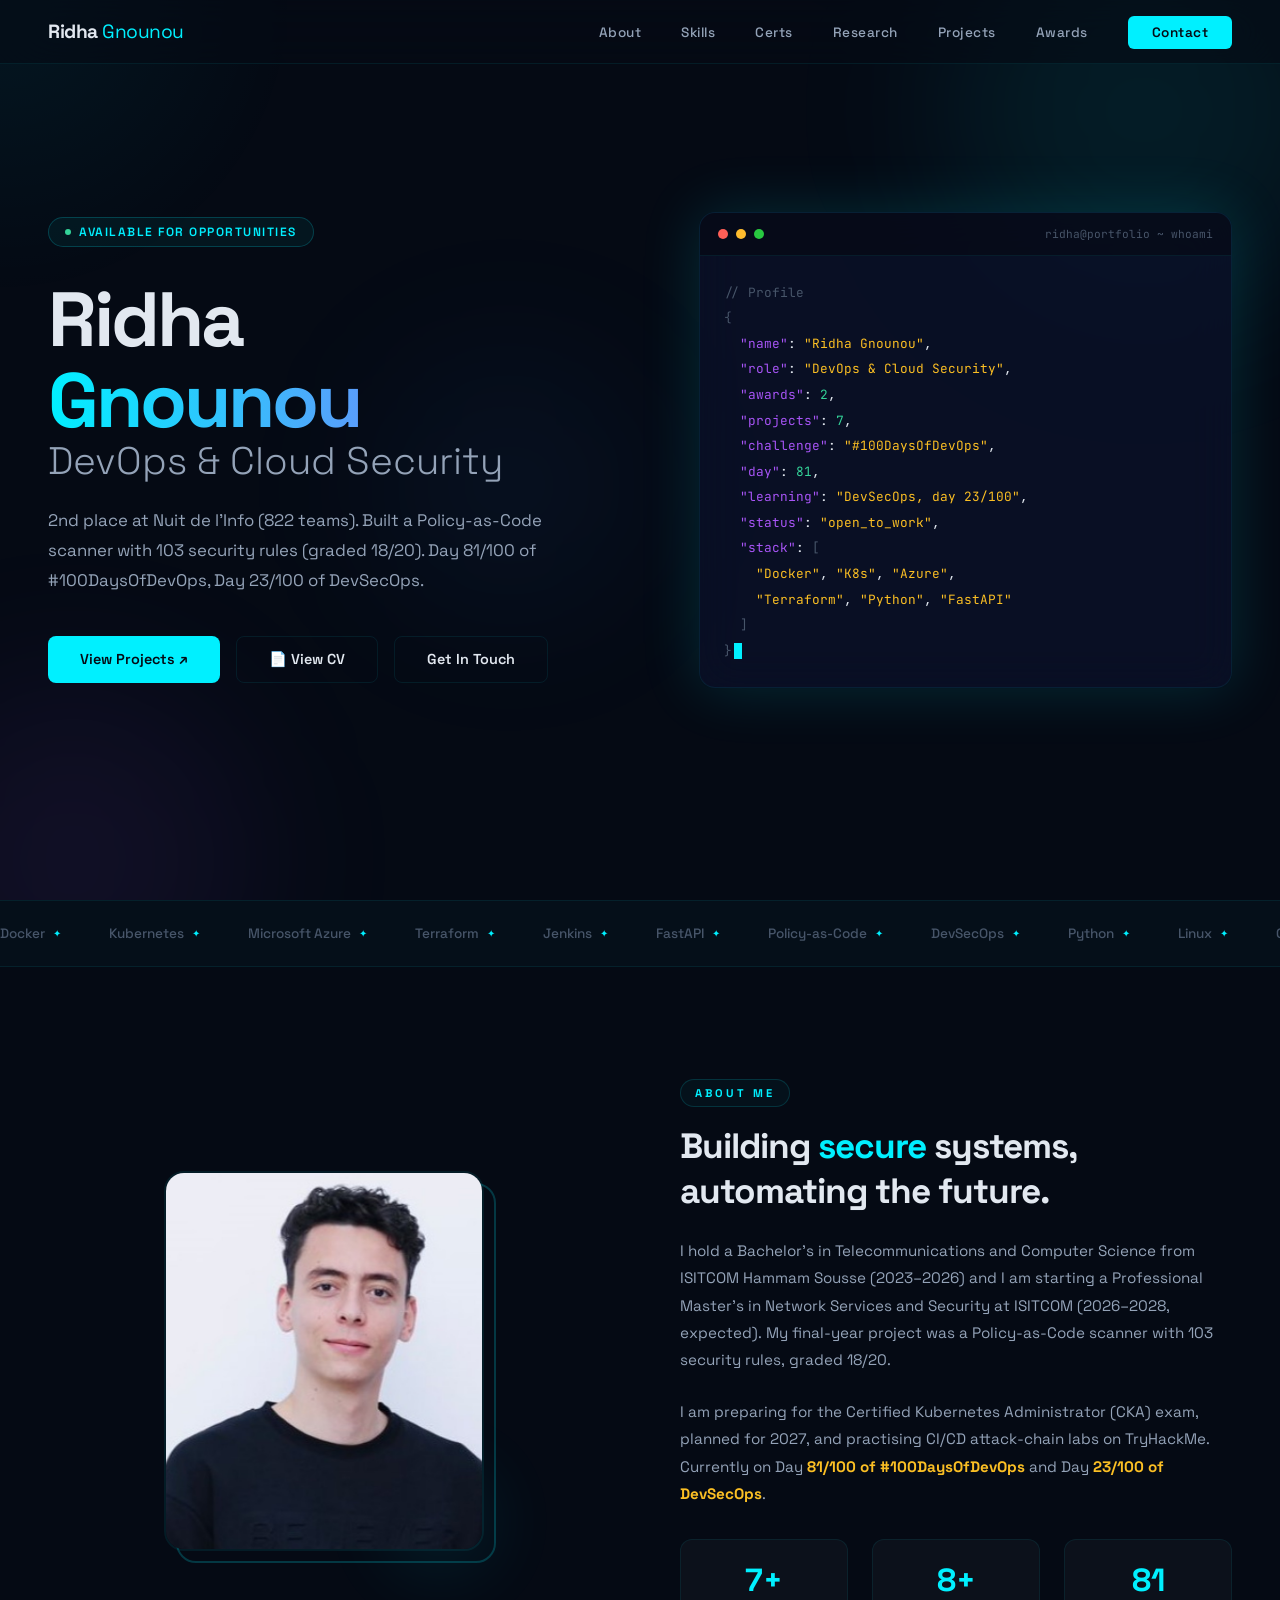
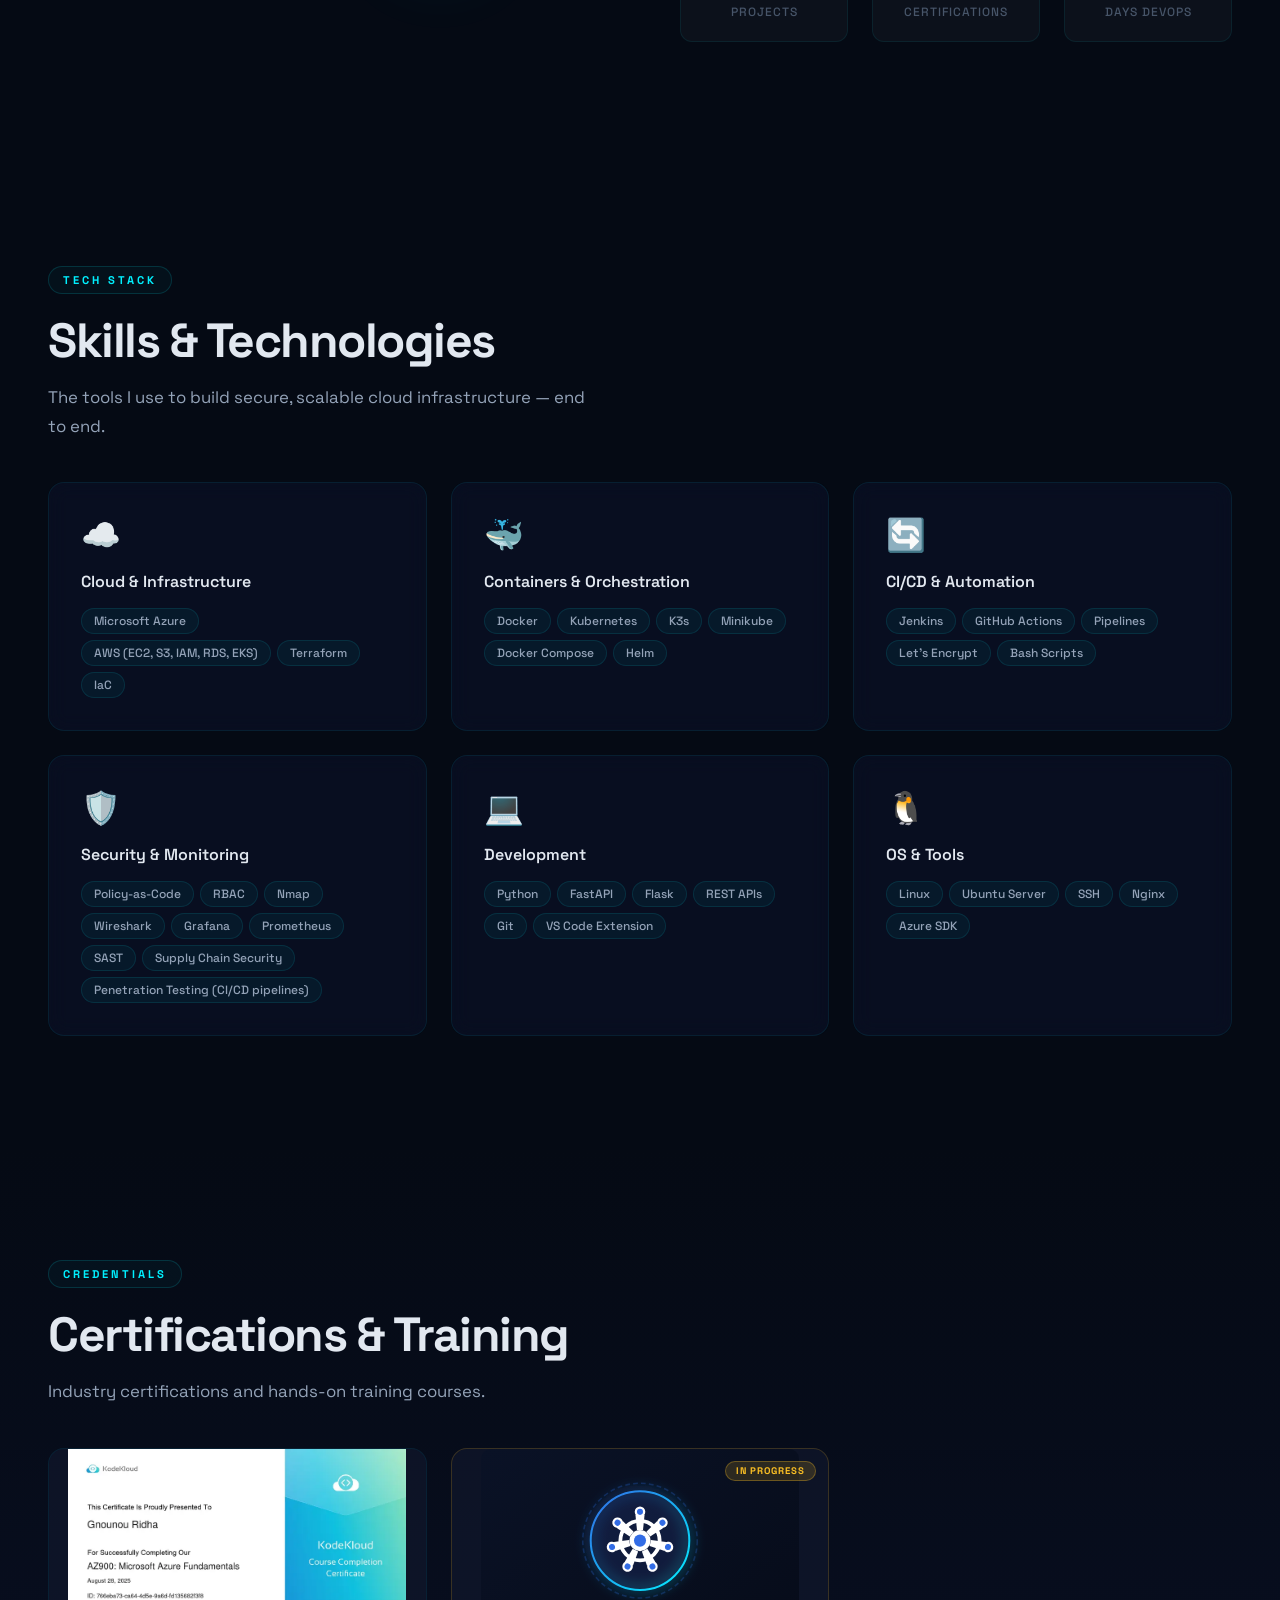
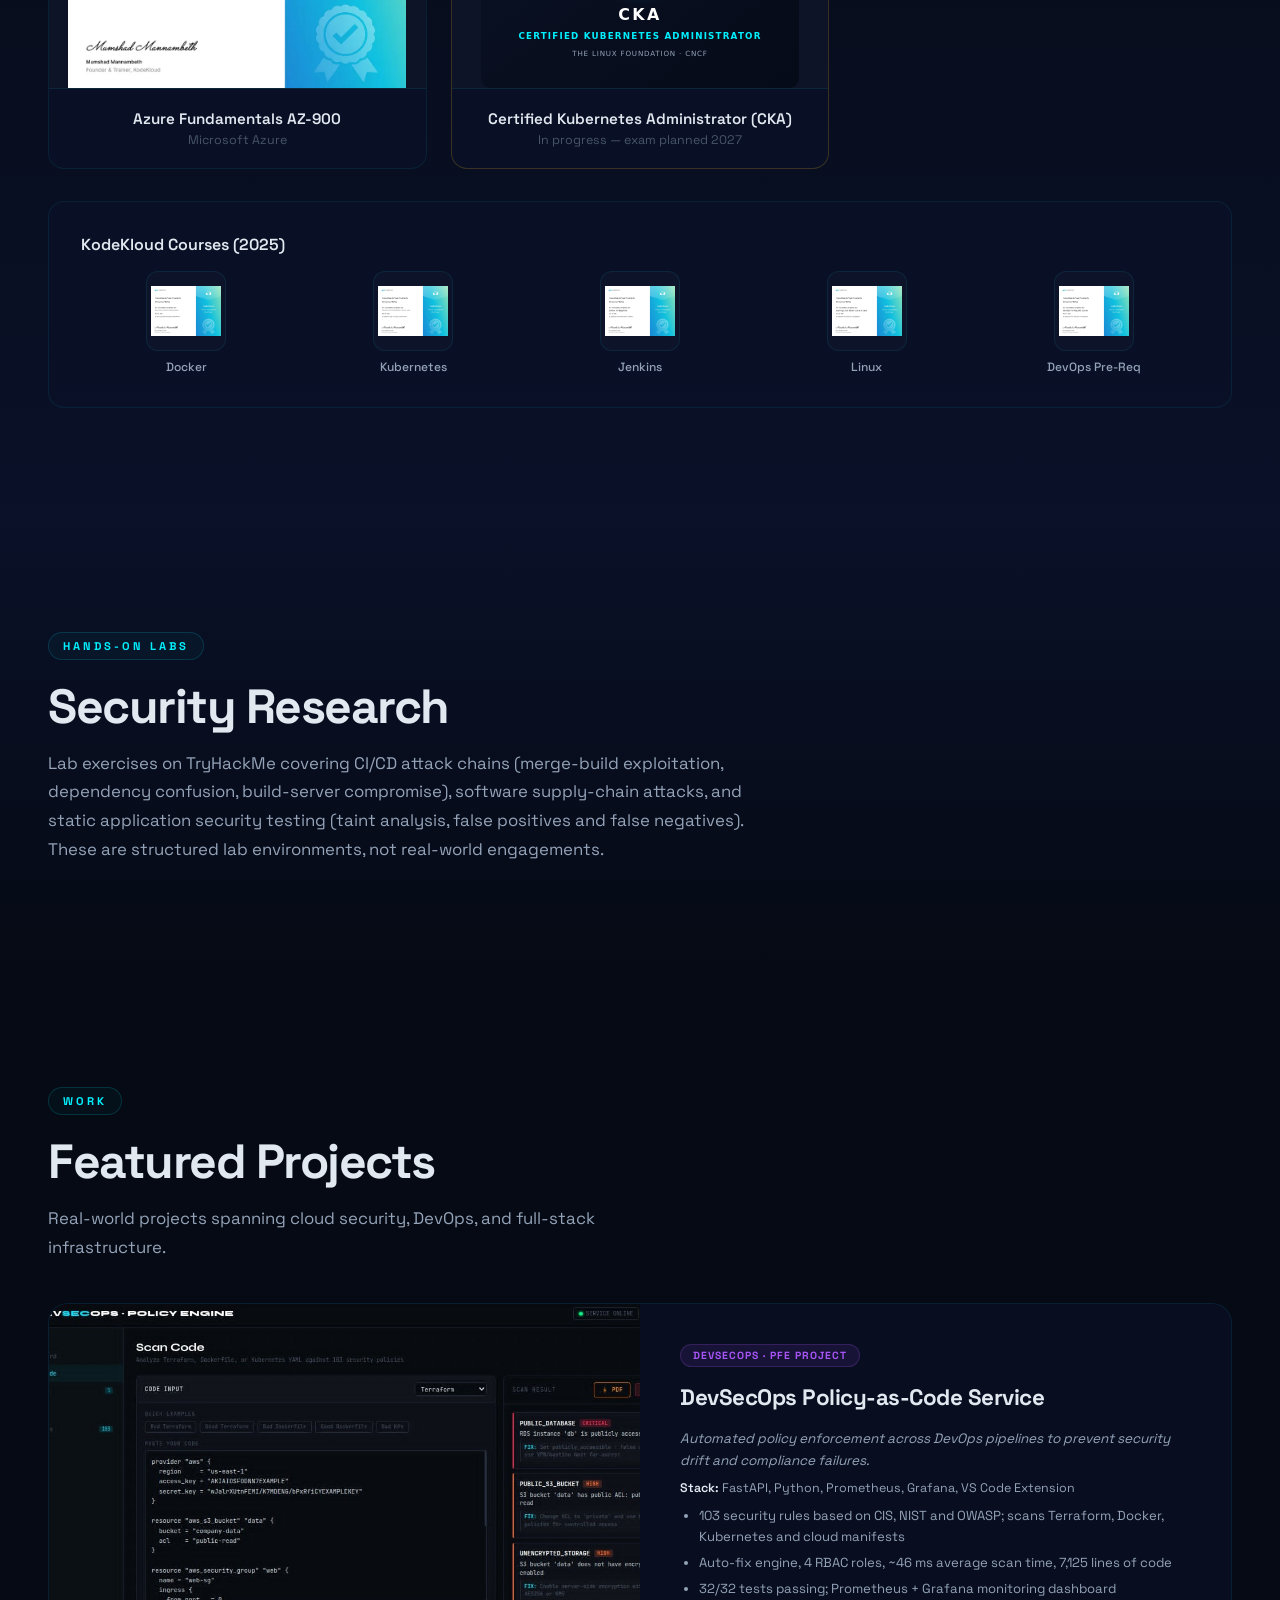
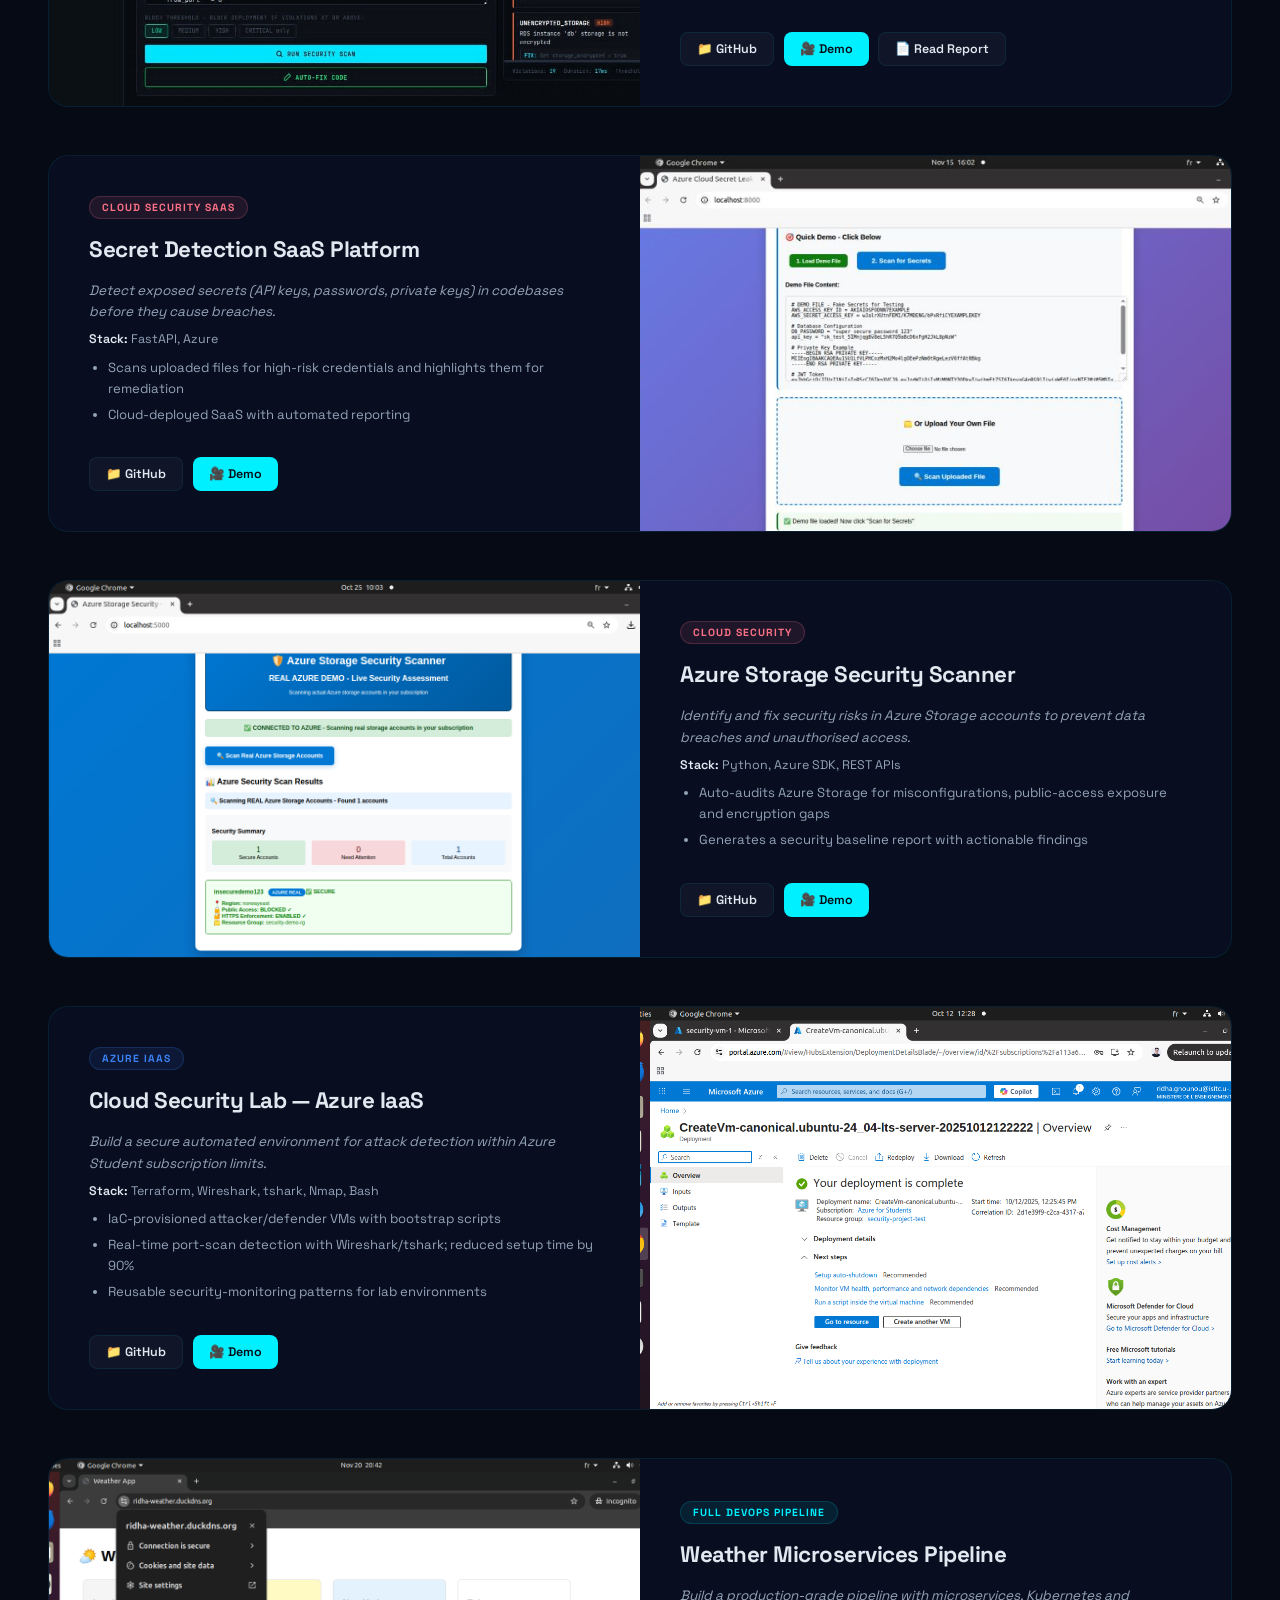
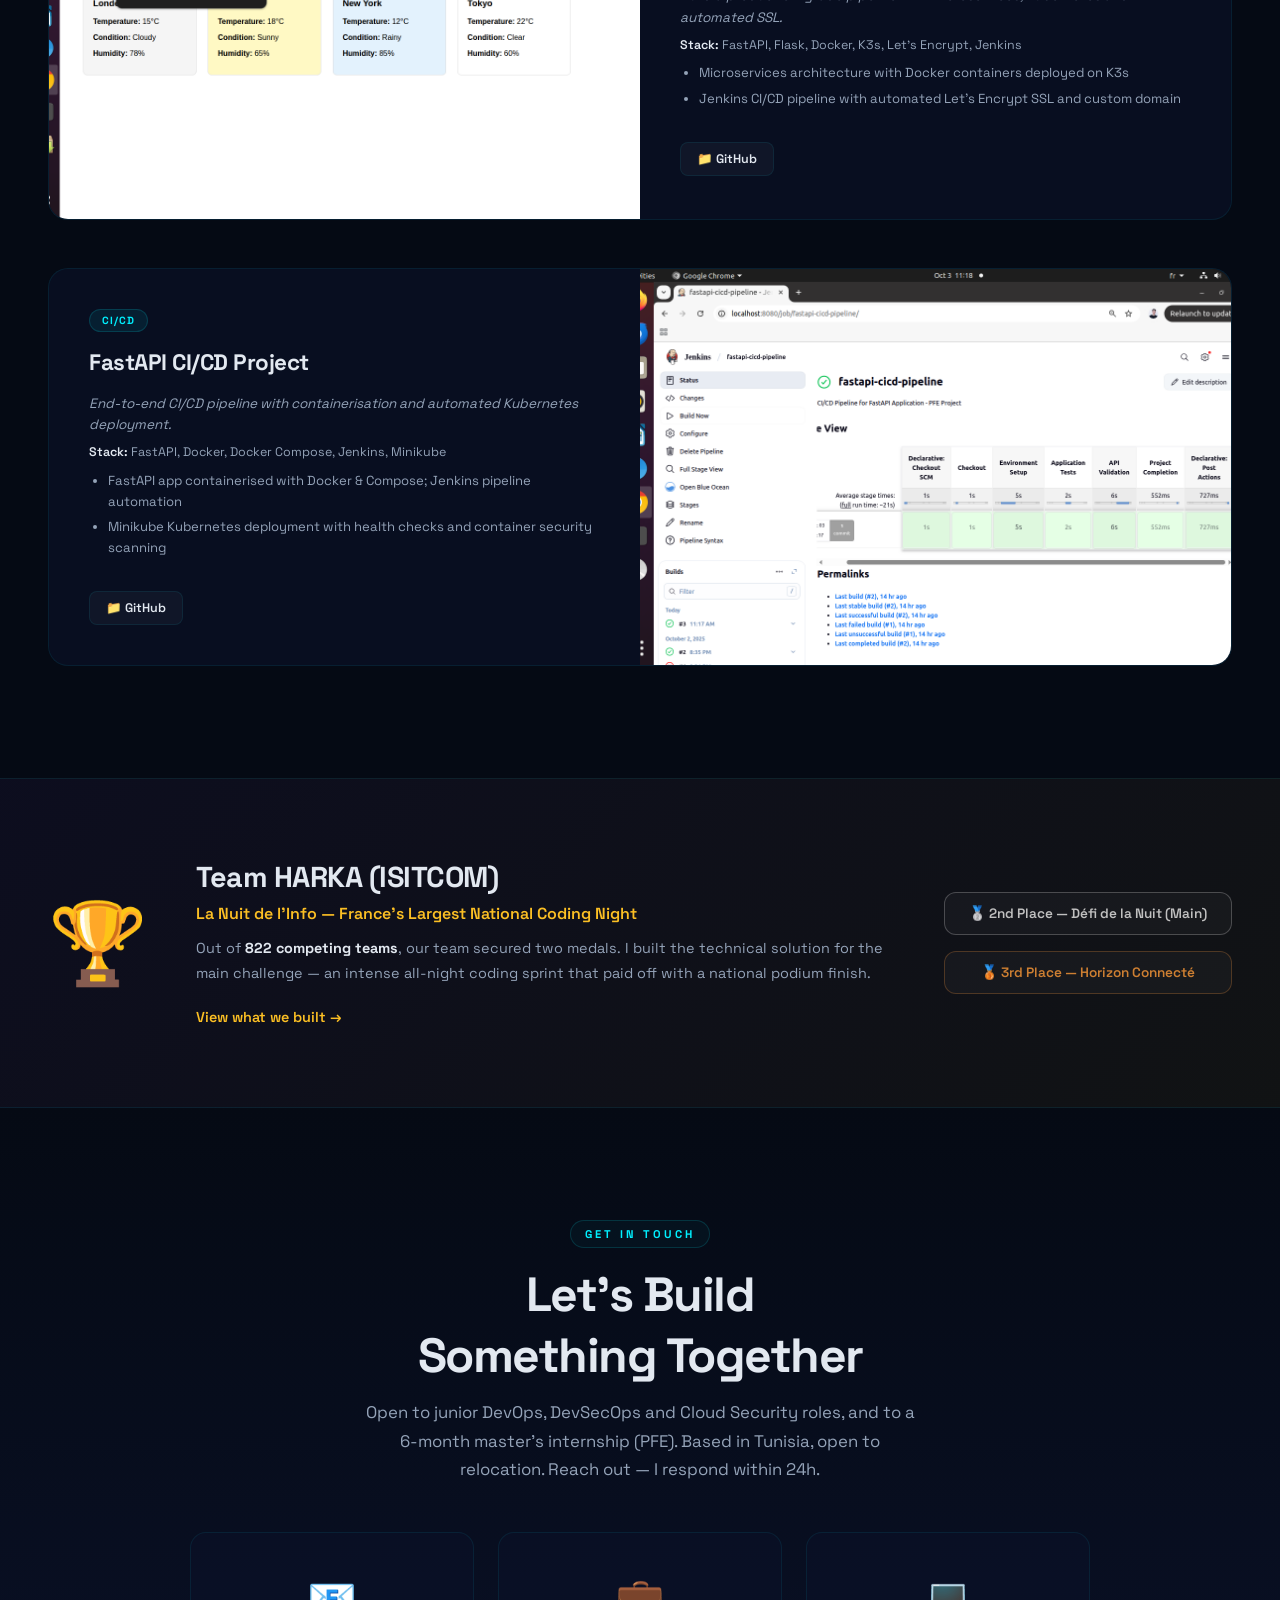
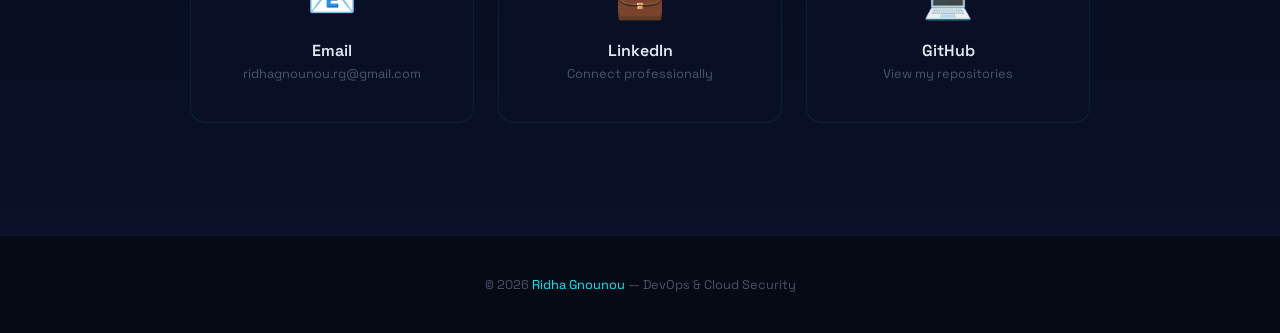
<file: index.html>
<!DOCTYPE html>
<html lang="en">
<head>
<meta charset="UTF-8">
<meta name="viewport" content="width=device-width, initial-scale=1.0">
<meta name="description" content="Ridha Gnounou — Junior DevOps, DevSecOps and Cloud Security. Bachelor's in Telecom & IT from ISITCOM. Built a Policy-as-Code scanner (103 rules, graded 18/20). Preparing CKA.">
<title>Ridha Gnounou | Junior DevOps, DevSecOps & Cloud Security</title>
<!-- Open Graph -->
<meta property="og:title" content="Ridha Gnounou | Junior DevOps, DevSecOps & Cloud Security">
<meta property="og:description" content="Bachelor's in Telecom & IT from ISITCOM. Built a Policy-as-Code scanner (103 rules, graded 18/20). 2nd place at Nuit de l'Info out of 822 teams. Preparing CKA.">
<meta property="og:type" content="website">
<meta property="og:url" content="https://ridha-gn.github.io/portfolio/">
<!-- TODO(Ridha): Add og:image. Use an absolute URL to a hosted image, e.g. https://ridha-gn.github.io/portfolio/images/hero-bg.png or a dedicated OG image (1200x630). -->
<link rel="stylesheet" href="style.css">
<link rel="icon" href="data:image/svg+xml,<svg xmlns='http://www.w3.org/2000/svg' viewBox='0 0 100 100'><text y='.9em' font-size='90'>⚡</text></svg>">
</head>
<body>
<div class="cursor-glow" id="cursorGlow"></div>

<nav class="nav" id="nav">
  <a href="#" class="nav-logo">Ridha <span>Gnounou</span></a>
  <ul class="nav-links" id="navLinks">
    <li><a href="#about">About</a></li>
    <li><a href="#skills">Skills</a></li>
    <li><a href="#certifications">Certs</a></li>
    <li><a href="#security-research">Research</a></li>
    <li><a href="#projects">Projects</a></li>
    <li><a href="#achievement">Awards</a></li>
    <li><a href="#contact" class="cta">Contact</a></li>
  </ul>
  <button class="hamburger" id="hamburger" aria-label="Menu"><span></span><span></span><span></span></button>
</nav>

<section class="hero" id="hero">
  <div class="orb orb1"></div><div class="orb orb2"></div><div class="orb orb3"></div>
  <div class="hero-grid">
    <div class="hero-left">
      <div class="hero-tag"><div class="dot"></div>Available for opportunities</div>
      <h1>Ridha<br><span class="line2">Gnounou</span><span class="line3">DevOps & Cloud Security</span></h1>
      <p class="hero-desc">2nd place at Nuit de l'Info (822 teams). Built a Policy-as-Code scanner with 103 security rules (graded 18/20). Day 81/100 of #100DaysOfDevOps, Day 23/100 of DevSecOps.</p>
      <div class="hero-btns">
        <a href="#projects" class="btn btn-glow">View Projects ↗</a>
        <!-- TODO(Ridha): Add /assets/cv/Ridha_Gnounou_CV.pdf to the repo and switch to a relative path. -->
        <a href="https://drive.google.com/file/d/1fBIST4OkYgDHizTMlU8lQN5TBCo4IRC8/view?usp=sharing" target="_blank" class="btn btn-outline">📄 View CV</a>
        <a href="#contact" class="btn btn-outline">Get In Touch</a>
      </div>
    </div>
    <div class="hero-right">
      <div class="terminal">
        <div class="terminal-bar">
          <div class="terminal-dot r"></div><div class="terminal-dot y"></div><div class="terminal-dot g"></div>
          <span class="terminal-title">ridha@portfolio ~ whoami</span>
        </div>
        <div class="terminal-body">
          <div><span class="comment">// Profile</span></div>
          <div><span class="bracket">{</span></div>
          <div>&nbsp;&nbsp;<span class="key">"name"</span>: <span class="str">"Ridha Gnounou"</span>,</div>
          <div>&nbsp;&nbsp;<span class="key">"role"</span>: <span class="str">"DevOps & Cloud Security"</span>,</div>
          <div>&nbsp;&nbsp;<span class="key">"awards"</span>: <span class="val">2</span>,</div>
          <div>&nbsp;&nbsp;<span class="key">"projects"</span>: <span class="val">7</span>,</div>
          <div>&nbsp;&nbsp;<span class="key">"challenge"</span>: <span class="str">"#100DaysOfDevOps"</span>,</div>
          <div>&nbsp;&nbsp;<span class="key">"day"</span>: <span class="val">81</span>,</div>
          <div>&nbsp;&nbsp;<span class="key">"learning"</span>: <span class="str">"DevSecOps, day 23/100"</span>,</div>
          <div>&nbsp;&nbsp;<span class="key">"status"</span>: <span class="str">"open_to_work"</span>,</div>
          <div>&nbsp;&nbsp;<span class="key">"stack"</span>: <span class="bracket">[</span></div>
          <div>&nbsp;&nbsp;&nbsp;&nbsp;<span class="str">"Docker"</span>, <span class="str">"K8s"</span>, <span class="str">"Azure"</span>,</div>
          <div>&nbsp;&nbsp;&nbsp;&nbsp;<span class="str">"Terraform"</span>, <span class="str">"Python"</span>, <span class="str">"FastAPI"</span></div>
          <div>&nbsp;&nbsp;<span class="bracket">]</span></div>
          <div><span class="bracket">}</span><span class="type-cursor"></span></div>
        </div>
      </div>
    </div>
  </div>
</section>

<div class="marquee-strip">
  <div class="marquee-track">
    <span class="marquee-item">Docker <span class="sep">✦</span></span><span class="marquee-item">Kubernetes <span class="sep">✦</span></span><span class="marquee-item">Microsoft Azure <span class="sep">✦</span></span><span class="marquee-item">Terraform <span class="sep">✦</span></span><span class="marquee-item">Jenkins <span class="sep">✦</span></span><span class="marquee-item">FastAPI <span class="sep">✦</span></span><span class="marquee-item">Policy-as-Code <span class="sep">✦</span></span><span class="marquee-item">DevSecOps <span class="sep">✦</span></span><span class="marquee-item">Python <span class="sep">✦</span></span><span class="marquee-item">Linux <span class="sep">✦</span></span><span class="marquee-item">CI/CD <span class="sep">✦</span></span><span class="marquee-item">#100DaysOfDevOps <span class="sep">✦</span></span>
    <span class="marquee-item">Docker <span class="sep">✦</span></span><span class="marquee-item">Kubernetes <span class="sep">✦</span></span><span class="marquee-item">Microsoft Azure <span class="sep">✦</span></span><span class="marquee-item">Terraform <span class="sep">✦</span></span><span class="marquee-item">Jenkins <span class="sep">✦</span></span><span class="marquee-item">FastAPI <span class="sep">✦</span></span><span class="marquee-item">Policy-as-Code <span class="sep">✦</span></span><span class="marquee-item">DevSecOps <span class="sep">✦</span></span><span class="marquee-item">Python <span class="sep">✦</span></span><span class="marquee-item">Linux <span class="sep">✦</span></span><span class="marquee-item">CI/CD <span class="sep">✦</span></span><span class="marquee-item">#100DaysOfDevOps <span class="sep">✦</span></span>
  </div>
</div>

<section class="section" id="about">
  <div class="container">
    <div class="about-layout">
      <div class="about-photo-wrap reveal-left">
        <img src="images/1759402792235.jpeg" alt="Ridha Gnounou" class="about-photo">
      </div>
      <div class="about-text reveal-right">
        <div class="section-tag">About Me</div>
        <h2>Building <em>secure</em> systems,<br>automating the future.</h2>
        <p>I hold a Bachelor's in Telecommunications and Computer Science from ISITCOM Hammam Sousse (2023–2026) and I am starting a Professional Master's in Network Services and Security at ISITCOM (2026–2028, expected). My final-year project was a Policy-as-Code scanner with 103 security rules, graded 18/20.</p>
        <p>I am preparing for the Certified Kubernetes Administrator (CKA) exam, planned for 2027, and practising CI/CD attack-chain labs on TryHackMe. Currently on Day <strong style="color:var(--amber)">81/100 of #100DaysOfDevOps</strong> and Day <strong style="color:var(--amber)">23/100 of DevSecOps</strong>.</p>
        <div class="about-counters">
          <div class="counter-box"><span class="num" data-count="7">7</span><span class="lbl">Projects</span></div>
          <div class="counter-box"><span class="num" data-count="8">8</span><span class="lbl">Certifications</span></div>
          <div class="counter-box"><span class="num" data-count="81">81</span><span class="lbl">Days DevOps</span></div>
        </div>
      </div>
    </div>
  </div>
</section>

<section class="section" id="skills">
  <div class="container">
    <div class="section-tag reveal">Tech Stack</div>
    <h2 class="section-title reveal">Skills & Technologies</h2>
    <p class="section-desc reveal">The tools I use to build secure, scalable cloud infrastructure — end to end.</p><br><br>
    <div class="skills-masonry">
      <div class="skill-card reveal"><span class="skill-icon">☁️</span><h3>Cloud & Infrastructure</h3><div class="skill-pills"><span class="pill">Microsoft Azure</span><span class="pill">AWS (EC2, S3, IAM, RDS, EKS)</span><span class="pill">Terraform</span><span class="pill">IaC</span></div></div>
      <div class="skill-card reveal"><span class="skill-icon">🐳</span><h3>Containers & Orchestration</h3><div class="skill-pills"><span class="pill">Docker</span><span class="pill">Kubernetes</span><span class="pill">K3s</span><span class="pill">Minikube</span><span class="pill">Docker Compose</span><span class="pill">Helm</span></div></div>
      <div class="skill-card reveal"><span class="skill-icon">🔄</span><h3>CI/CD & Automation</h3><div class="skill-pills"><span class="pill">Jenkins</span><span class="pill">GitHub Actions</span><span class="pill">Pipelines</span><span class="pill">Let's Encrypt</span><span class="pill">Bash Scripts</span></div></div>
      <div class="skill-card reveal"><span class="skill-icon">🛡️</span><h3>Security & Monitoring</h3><div class="skill-pills"><span class="pill">Policy-as-Code</span><span class="pill">RBAC</span><span class="pill">Nmap</span><span class="pill">Wireshark</span><span class="pill">Grafana</span><span class="pill">Prometheus</span><span class="pill">SAST</span><span class="pill">Supply Chain Security</span><span class="pill">Penetration Testing (CI/CD pipelines)</span></div></div>
      <div class="skill-card reveal"><span class="skill-icon">💻</span><h3>Development</h3><div class="skill-pills"><span class="pill">Python</span><span class="pill">FastAPI</span><span class="pill">Flask</span><span class="pill">REST APIs</span><span class="pill">Git</span><span class="pill">VS Code Extension</span></div></div>
      <div class="skill-card reveal"><span class="skill-icon">🐧</span><h3>OS & Tools</h3><div class="skill-pills"><span class="pill">Linux</span><span class="pill">Ubuntu Server</span><span class="pill">SSH</span><span class="pill">Nginx</span><span class="pill">Azure SDK</span></div></div>
    </div>
  </div>
</section>

<section class="section" id="certifications" style="background:linear-gradient(180deg,var(--bg),var(--bg2))">
  <div class="container">
    <div class="section-tag reveal">Credentials</div>
    <h2 class="section-title reveal">Certifications & Training</h2>
    <p class="section-desc reveal">Industry certifications and hands-on training courses.</p><br><br>
    <div class="certs-scroll">
      <div class="cert-item reveal"><img src="images/AZ900.webp" alt="AZ-900" class="cert-img" loading="eager"><div class="cert-info"><h4>Azure Fundamentals AZ-900</h4><p>Microsoft Azure</p></div></div>
      <div class="cert-item cert-in-progress reveal"><img src="images/cka.svg" alt="Certified Kubernetes Administrator (CKA)" class="cert-img" loading="eager"><div class="cert-info"><h4>Certified Kubernetes Administrator (CKA)</h4><p>In progress — exam planned 2027</p></div></div>
    </div>
    <div class="kodekloud-group reveal" style="margin-top:2rem;">
      <h3 style="font-size:1rem;font-weight:600;margin-bottom:1rem;color:var(--text);">KodeKloud Courses (2025)</h3>
      <div class="kodekloud-row">
        <div class="kodekloud-item"><img src="images/DOCK.webp" alt="Docker" class="kodekloud-img" loading="lazy"><span>Docker</span></div>
        <div class="kodekloud-item"><img src="images/KUUBEE.webp" alt="Kubernetes" class="kodekloud-img" loading="lazy"><span>Kubernetes</span></div>
        <div class="kodekloud-item"><img src="images/JENKINS.webp" alt="Jenkins" class="kodekloud-img" loading="lazy"><span>Jenkins</span></div>
        <div class="kodekloud-item"><img src="images/LUNIX.webp" alt="Linux" class="kodekloud-img" loading="lazy"><span>Linux</span></div>
        <div class="kodekloud-item"><img src="images/DEVOPS.webp" alt="DevOps" class="kodekloud-img" loading="lazy"><span>DevOps Pre-Req</span></div>
        <!-- TODO(Ridha): Add images for Git/GitHub and Python KodeKloud courses if you have them. -->
      </div>
    </div>
  </div>
</section>

<section class="section" id="security-research" style="background:linear-gradient(180deg,var(--bg2),var(--bg))">
  <div class="container">
    <div class="section-tag reveal">Hands-on Labs</div>
    <h2 class="section-title reveal">Security Research</h2>
    <p class="section-desc reveal" style="max-width:700px;">
      Lab exercises on TryHackMe covering CI/CD attack chains (merge-build exploitation, dependency confusion, build-server compromise), software supply-chain attacks, and static application security testing (taint analysis, false positives and false negatives). These are structured lab environments, not real-world engagements.
    </p>
  </div>
</section>

<section class="section" id="projects">
  <div class="container">
    <div class="section-tag reveal">Work</div>
    <h2 class="section-title reveal">Featured Projects</h2>
    <p class="section-desc reveal">Real-world projects spanning cloud security, DevOps, and full-stack infrastructure.</p><br><br>
    <div class="projects-feed">

      <div class="proj reveal">
        <div class="proj-img"><img src="images/dashboard_block.jpg" alt="DevSecOps Policy-as-Code"><div class="overlay"></div></div>
        <div class="proj-content">
          <span class="proj-badge badge-devsecops">DevSecOps · PFE Project</span>
          <h3>DevSecOps Policy-as-Code Service</h3>
          <p class="proj-problem">Automated policy enforcement across DevOps pipelines to prevent security drift and compliance failures.</p>
          <p class="proj-stack"><strong>Stack:</strong> FastAPI, Python, Prometheus, Grafana, VS Code Extension</p>
          <ul class="proj-bullets">
            <li>103 security rules based on CIS, NIST and OWASP; scans Terraform, Docker, Kubernetes and cloud manifests</li>
            <li>Auto-fix engine, 4 RBAC roles, ~46 ms average scan time, 7,125 lines of code</li>
            <li>32/32 tests passing; Prometheus + Grafana monitoring dashboard</li>
          </ul>
          <div class="proj-links"><a href="https://github.com/ridha-gn/devsecops-policy-service" target="_blank" class="proj-link gh">📁 GitHub</a><a href="https://youtu.be/fwBqOfDcpqw" target="_blank" class="proj-link live">🎥 Demo</a><a href="https://drive.google.com/file/d/1foDESusoE8_JonZbIaH2v2PpVMLBwajr/view" target="_blank" class="proj-link gh">📄 Read Report</a></div>
        </div>
      </div>

      <div class="proj reveal">
        <div class="proj-img"><img src="images/saas.jpg" alt="Cloud Security SaaS"><div class="overlay"></div></div>
        <div class="proj-content">
          <span class="proj-badge badge-security">Cloud Security SaaS</span>
          <h3>Secret Detection SaaS Platform</h3>
          <p class="proj-problem">Detect exposed secrets (API keys, passwords, private keys) in codebases before they cause breaches.</p>
          <p class="proj-stack"><strong>Stack:</strong> FastAPI, Azure</p>
          <ul class="proj-bullets">
            <li>Scans uploaded files for high-risk credentials and highlights them for remediation</li>
            <li>Cloud-deployed SaaS with automated reporting</li>
          </ul>
          <!-- TODO(Ridha): The GitHub link below is a lnkd.in shortlink that resolves to LinkedIn, not GitHub. Replace with the direct GitHub repo URL if available. -->
          <div class="proj-links"><a href="https://lnkd.in/ejQ4_uz8" target="_blank" class="proj-link gh">📁 GitHub</a><a href="https://youtu.be/4UJi7nMi3l8" target="_blank" class="proj-link live">🎥 Demo</a></div>
        </div>
      </div>

      <div class="proj reveal">
        <div class="proj-img"><img src="images/paas1.png" alt="Azure Storage Security Scanner"><div class="overlay"></div></div>
        <div class="proj-content">
          <span class="proj-badge badge-security">Cloud Security</span>
          <h3>Azure Storage Security Scanner</h3>
          <p class="proj-problem">Identify and fix security risks in Azure Storage accounts to prevent data breaches and unauthorised access.</p>
          <p class="proj-stack"><strong>Stack:</strong> Python, Azure SDK, REST APIs</p>
          <ul class="proj-bullets">
            <li>Auto-audits Azure Storage for misconfigurations, public-access exposure and encryption gaps</li>
            <li>Generates a security baseline report with actionable findings</li>
            <!-- Removed: "Reduced manual review time by 85%" (unmeasured claim) -->
          </ul>
          <div class="proj-links"><a href="https://github.com/ridha-gn/azure-storage-security-scanner" target="_blank" class="proj-link gh">📁 GitHub</a><a href="https://youtu.be/ic6CjzUQe8o" target="_blank" class="proj-link live">🎥 Demo</a></div>
        </div>
      </div>

      <div class="proj reveal">
        <div class="proj-img"><img src="images/cloud-security-lab-screenshot.png" alt="Cloud Security Lab"><div class="overlay"></div></div>
        <div class="proj-content">
          <span class="proj-badge badge-cloud">Azure IaaS</span>
          <h3>Cloud Security Lab — Azure IaaS</h3>
          <p class="proj-problem">Build a secure automated environment for attack detection within Azure Student subscription limits.</p>
          <p class="proj-stack"><strong>Stack:</strong> Terraform, Wireshark, tshark, Nmap, Bash</p>
          <ul class="proj-bullets">
            <li>IaC-provisioned attacker/defender VMs with bootstrap scripts</li>
            <li>Real-time port-scan detection with Wireshark/tshark; reduced setup time by 90%</li>
            <li>Reusable security-monitoring patterns for lab environments</li>
          </ul>
          <div class="proj-links"><a href="https://github.com/ridha-gn/cloud-security-lab" target="_blank" class="proj-link gh">📁 GitHub</a><a href="https://youtu.be/y_o1BtTfkjs" target="_blank" class="proj-link live">🎥 Demo</a></div>
        </div>
      </div>

      <div class="proj reveal">
        <div class="proj-img"><img src="images/weather-project-https.png" alt="Weather Microservices"><div class="overlay"></div></div>
        <div class="proj-content">
          <span class="proj-badge badge-devops">Full DevOps Pipeline</span>
          <h3>Weather Microservices Pipeline</h3>
          <!-- TODO(Ridha): The card says "FastAPI + Flask" but your CV says 3 FastAPI services. Which is correct? Left as-is for now. -->
          <p class="proj-problem">Build a production-grade pipeline with microservices, Kubernetes and automated SSL.</p>
          <p class="proj-stack"><strong>Stack:</strong> FastAPI, Flask, Docker, K3s, Let's Encrypt, Jenkins</p>
          <ul class="proj-bullets">
            <li>Microservices architecture with Docker containers deployed on K3s</li>
            <li>Jenkins CI/CD pipeline with automated Let's Encrypt SSL and custom domain</li>
            <!-- TODO(Ridha): The impact text claims "auto-scaling, zero-downtime deploys achieved" but also says the Azure VM was blocked. These contradict each other. Please clarify what was actually achieved before the VM was blocked. -->
          </ul>
          <div class="proj-links"><a href="https://github.com/ridha-gn/weather-microservices-project" target="_blank" class="proj-link gh">📁 GitHub</a></div>
        </div>
      </div>

      <div class="proj reveal">
        <div class="proj-img"><img src="images/fastapi-cicd-screenshot.png" alt="FastAPI CI/CD"><div class="overlay"></div></div>
        <div class="proj-content">
          <span class="proj-badge badge-devops">CI/CD</span>
          <h3>FastAPI CI/CD Project</h3>
          <p class="proj-problem">End-to-end CI/CD pipeline with containerisation and automated Kubernetes deployment.</p>
          <p class="proj-stack"><strong>Stack:</strong> FastAPI, Docker, Docker Compose, Jenkins, Minikube</p>
          <ul class="proj-bullets">
            <li>FastAPI app containerised with Docker & Compose; Jenkins pipeline automation</li>
            <li>Minikube Kubernetes deployment with health checks and container security scanning</li>
            <!-- Removed: "Reduced deployment time by 80%" (unmeasured claim) -->
          </ul>
          <div class="proj-links"><a href="https://github.com/ridha-gn/fastapi-cicd-project" target="_blank" class="proj-link gh">📁 GitHub</a></div>
        </div>
      </div>

    </div>
  </div>
</section>

<div class="achievement-banner" id="achievement">
  <div class="achievement-inner">
    <div class="achievement-medal reveal">🏆</div>
    <div class="achievement-text reveal">
      <h3>Team HARKA (ISITCOM)</h3>
      <div class="event">La Nuit de l'Info — France's Largest National Coding Night</div>
      <p>Out of <strong>822 competing teams</strong>, our team secured two medals. I built the technical solution for the main challenge — an intense all-night coding sprint that paid off with a national podium finish.</p><br>
      <a href="https://lnkd.in/d56FaHdY" target="_blank" rel="noopener" style="color:var(--amber);font-weight:600;font-size:0.9rem">View what we built →</a>
    </div>
    <div class="achievement-badges reveal">
      <div class="medal-badge silver">🥈 2nd Place — Défi de la Nuit (Main)</div>
      <div class="medal-badge bronze">🥉 3rd Place — Horizon Connecté</div>
    </div>
  </div>
</div>

<section class="section contact-section" id="contact">
  <div class="container" style="text-align:center">
    <div class="section-tag reveal" style="display:inline-flex">Get In Touch</div>
    <h2 class="section-title reveal">Let's Build<br>Something Together</h2>
    <!-- TODO(Ridha): Confirm target regions and availability dates before publishing. -->
    <p class="section-desc reveal" style="margin:0 auto">Open to junior DevOps, DevSecOps and Cloud Security roles, and to a 6-month master's internship (PFE). Based in Tunisia, open to relocation. Reach out — I respond within 24h.</p>
    <div class="contact-grid">
      <a href="mailto:ridhagnounou.rg@gmail.com" class="contact-card reveal" id="contact-email"><span class="icon">📧</span><h4>Email</h4><p>ridhagnounou.rg@gmail.com</p></a>
      <a href="https://www.linkedin.com/in/ridha-gn" target="_blank" rel="noopener" class="contact-card reveal" id="contact-linkedin"><span class="icon">💼</span><h4>LinkedIn</h4><p>Connect professionally</p></a>
      <a href="https://github.com/ridha-gn" target="_blank" rel="noopener" class="contact-card reveal" id="contact-github"><span class="icon">💻</span><h4>GitHub</h4><p>View my repositories</p></a>
    </div>
  </div>
</section>

<footer class="footer"><p>© 2026 <span>Ridha Gnounou</span> — DevOps & Cloud Security</p></footer>

<script>
const glow=document.getElementById('cursorGlow');
document.addEventListener('mousemove',e=>{glow.style.left=e.clientX+'px';glow.style.top=e.clientY+'px'});
const nav=document.getElementById('nav');
window.addEventListener('scroll',()=>nav.classList.toggle('scrolled',scrollY>60));
const hb=document.getElementById('hamburger'),nl=document.getElementById('navLinks');
hb.addEventListener('click',()=>nl.classList.toggle('active'));
nl.querySelectorAll('a').forEach(a=>a.addEventListener('click',()=>nl.classList.remove('active')));
const obs=new IntersectionObserver(entries=>{entries.forEach(e=>{if(e.isIntersecting){e.target.classList.add('show');obs.unobserve(e.target)}})},{threshold:0.1,rootMargin:'0px 0px -60px 0px'});
document.querySelectorAll('.reveal,.reveal-left,.reveal-right').forEach(el=>obs.observe(el));
const cObs=new IntersectionObserver(entries=>{entries.forEach(e=>{if(e.isIntersecting){const el=e.target,t=+el.dataset.count;let c=0;const inc=t/30,timer=setInterval(()=>{c+=inc;if(c>=t){el.textContent=t+(t>10?'':'+')}else el.textContent=Math.floor(c);if(c>=t)clearInterval(timer)},50);cObs.unobserve(el)}})},{threshold:0.5});
document.querySelectorAll('.num[data-count]').forEach(el=>cObs.observe(el));
document.querySelectorAll('.skills-masonry .skill-card,.certs-scroll .cert-item,.contact-grid .contact-card').forEach((el,i)=>{el.style.transitionDelay=(i*0.08)+'s'});
</script>
</body>
</html>
</file>
<file: style.css>
@import url('https://fonts.googleapis.com/css2?family=Space+Grotesk:wght@300;400;500;600;700&family=JetBrains+Mono:wght@400;500&display=swap');

:root {
  --bg: #050a14;
  --bg2: #0a1128;
  --surface: rgba(10, 17, 40, 0.6);
  --glass: rgba(255,255,255,0.03);
  --cyan: #00f0ff;
  --purple: #a855f7;
  --blue: #3b82f6;
  --emerald: #34d399;
  --amber: #fbbf24;
  --rose: #fb7185;
  --text: #e2e8f0;
  --text2: #94a3b8;
  --text3: #475569;
  --border: rgba(0,240,255,0.08);
  --glow: 0 0 60px rgba(0,240,255,0.15);
}
*,*::before,*::after{margin:0;padding:0;box-sizing:border-box}
html{scroll-behavior:smooth}
body{font-family:'Space Grotesk',sans-serif;background:var(--bg);color:var(--text);overflow-x:hidden;cursor:default}
::-webkit-scrollbar{width:4px}
::-webkit-scrollbar-thumb{background:var(--cyan);border-radius:2px}
::-webkit-scrollbar-track{background:var(--bg)}
a{text-decoration:none;color:inherit}
ul{list-style:none}

/* === CURSOR GLOW === */
.cursor-glow{position:fixed;width:600px;height:600px;border-radius:50%;pointer-events:none;z-index:0;
  background:radial-gradient(circle,rgba(0,240,255,0.06) 0%,transparent 70%);
  transform:translate(-50%,-50%);transition:transform 0.1s ease}

/* === NAV === */
.nav{position:fixed;top:0;left:0;right:0;z-index:100;padding:1.2rem 3rem;
  display:flex;justify-content:space-between;align-items:center;
  background:rgba(5,10,20,0.6);backdrop-filter:blur(30px);
  border-bottom:1px solid var(--border);transition:all 0.4s}
.nav.scrolled{padding:0.8rem 3rem;background:rgba(5,10,20,0.9)}
.nav-logo{font-size:1.2rem;font-weight:700;letter-spacing:-0.5px;white-space:nowrap}
.nav-logo span{color:var(--cyan);font-weight:400}
.nav-links{display:flex;gap:2.5rem;align-items:center}
.nav-links a{font-size:0.85rem;color:var(--text2);font-weight:500;
  transition:all 0.3s;position:relative;letter-spacing:0.5px}
.nav-links a:hover{color:var(--cyan)}
.nav-links a.cta{color:var(--bg);background:var(--cyan);padding:0.5rem 1.5rem;
  border-radius:6px;font-weight:600}
.nav-links a.cta:hover{box-shadow:0 0 25px rgba(0,240,255,0.4);transform:translateY(-1px)}
.hamburger{display:none;flex-direction:column;gap:5px;cursor:pointer;background:none;border:none;padding:4px}
.hamburger span{width:22px;height:2px;background:var(--text);transition:all 0.3s}

/* === HERO === */
.hero{min-height:100vh;display:flex;align-items:center;padding:0 3rem;position:relative;overflow:hidden}
.hero-grid{display:grid;grid-template-columns:1.1fr 1fr;gap:4rem;align-items:center;width:100%;max-width:1300px;margin:0 auto}
.hero-left{position:relative;z-index:2}
.hero-tag{display:inline-flex;align-items:center;gap:8px;padding:6px 16px;
  border-radius:50px;border:1px solid rgba(0,240,255,0.2);background:rgba(0,240,255,0.05);
  font-size:0.75rem;color:var(--cyan);font-weight:600;letter-spacing:1.5px;text-transform:uppercase;margin-bottom:2rem}
.hero-tag .dot{width:6px;height:6px;border-radius:50%;background:var(--emerald);animation:blink 2s infinite}
@keyframes blink{0%,100%{opacity:1}50%{opacity:0.3}}
.hero h1{font-size:clamp(3rem,6vw,5rem);font-weight:700;line-height:1.05;letter-spacing:-3px;margin-bottom:1.5rem}
.hero h1 .line2{display:block;background:linear-gradient(90deg,var(--cyan),var(--purple));
  -webkit-background-clip:text;-webkit-text-fill-color:transparent}
.hero h1 .line3{display:block;color:var(--text2);font-weight:300;font-size:0.5em;letter-spacing:0}
.hero-desc{font-size:1.05rem;color:var(--text2);line-height:1.8;max-width:500px;margin-bottom:2.5rem}
.hero-btns{display:flex;gap:1rem;flex-wrap:wrap}
.btn{display:inline-flex;align-items:center;gap:8px;padding:0.85rem 2rem;border-radius:8px;
  font-weight:600;font-size:0.9rem;transition:all 0.3s;cursor:pointer;border:none;font-family:inherit}
.btn-glow{background:var(--cyan);color:var(--bg)}
.btn-glow:hover{box-shadow:0 0 30px rgba(0,240,255,0.5);transform:translateY(-2px)}
.btn-outline{background:transparent;color:var(--text);border:1px solid var(--border)}
.btn-outline:hover{border-color:var(--cyan);color:var(--cyan)}

/* Hero Right - Terminal Card */
.hero-right{position:relative;z-index:2}
.terminal{background:rgba(10,17,40,0.8);border:1px solid var(--border);border-radius:16px;
  overflow:hidden;backdrop-filter:blur(20px);box-shadow:var(--glow)}
.terminal-bar{display:flex;align-items:center;gap:8px;padding:14px 18px;
  border-bottom:1px solid var(--border);background:rgba(0,0,0,0.3)}
.terminal-dot{width:10px;height:10px;border-radius:50%}
.terminal-dot.r{background:#ff5f57}.terminal-dot.y{background:#febc2e}.terminal-dot.g{background:#28c840}
.terminal-title{font-size:0.7rem;color:var(--text3);margin-left:auto;font-family:'JetBrains Mono',monospace}
.terminal-body{padding:1.5rem;font-family:'JetBrains Mono',monospace;font-size:0.8rem;line-height:2}
.terminal-body .comment{color:var(--text3)}
.terminal-body .key{color:var(--purple)}
.terminal-body .val{color:var(--emerald)}
.terminal-body .str{color:var(--amber)}
.terminal-body .bracket{color:var(--text3)}
.terminal-body .type-cursor{display:inline-block;width:8px;height:16px;background:var(--cyan);
  animation:cursor-blink 1s infinite;vertical-align:middle;margin-left:2px}
@keyframes cursor-blink{0%,100%{opacity:1}50%{opacity:0}}

/* Floating Orbs */
.orb{position:absolute;border-radius:50%;filter:blur(80px);pointer-events:none;animation:orbFloat 20s infinite ease-in-out}
.orb1{width:400px;height:400px;background:rgba(0,240,255,0.08);top:-10%;right:-5%;animation-delay:0s}
.orb2{width:350px;height:350px;background:rgba(168,85,247,0.08);bottom:-15%;left:-8%;animation-delay:-7s}
.orb3{width:250px;height:250px;background:rgba(59,130,246,0.06);top:40%;left:30%;animation-delay:-14s}
@keyframes orbFloat{0%,100%{transform:translate(0,0)}33%{transform:translate(40px,-50px)}66%{transform:translate(-30px,30px)}}

/* === MARQUEE STRIP === */
.marquee-strip{padding:1.5rem 0;border-top:1px solid var(--border);border-bottom:1px solid var(--border);
  overflow:hidden;background:rgba(0,240,255,0.02)}
.marquee-track{display:flex;gap:3rem;animation:marquee 30s linear infinite;width:max-content}
.marquee-item{font-size:0.85rem;color:var(--text3);font-weight:500;white-space:nowrap;
  display:flex;align-items:center;gap:8px}
.marquee-item .sep{color:var(--cyan);font-size:0.6rem}
@keyframes marquee{0%{transform:translateX(0)}100%{transform:translateX(-50%)}}

/* === SECTION COMMON === */
.section{padding:7rem 3rem;position:relative}
.section-tag{display:inline-flex;align-items:center;gap:6px;font-size:0.7rem;font-weight:700;
  text-transform:uppercase;letter-spacing:3px;color:var(--cyan);margin-bottom:1rem;
  padding:6px 14px;border-radius:50px;border:1px solid rgba(0,240,255,0.15);background:rgba(0,240,255,0.03)}
.section-title{font-size:clamp(2rem,4vw,3rem);font-weight:700;letter-spacing:-1.5px;margin-bottom:0.75rem}
.section-desc{color:var(--text2);font-size:1.05rem;max-width:550px;line-height:1.7}
.container{max-width:1300px;margin:0 auto}

/* === ABOUT === */
.about-layout{display:grid;grid-template-columns:1fr 1fr;gap:5rem;align-items:center}
.about-photo-wrap{position:relative;display:flex;justify-content:center}
.about-photo{width:320px;height:380px;object-fit:cover;border-radius:20px;
  border:2px solid var(--border);position:relative;z-index:2}
.about-photo-wrap::before{content:'';position:absolute;width:320px;height:380px;border-radius:20px;
  border:2px solid var(--cyan);opacity:0.2;transform:translate(12px,12px);z-index:1}
.about-photo-wrap::after{content:'';position:absolute;width:100px;height:100px;
  background:var(--cyan);opacity:0.1;border-radius:50%;bottom:-20px;right:20%;filter:blur(40px)}
.about-text h2{font-size:2.2rem;font-weight:700;letter-spacing:-1px;margin-bottom:1.5rem}
.about-text h2 em{font-style:normal;color:var(--cyan)}
.about-text p{color:var(--text2);line-height:1.8;margin-bottom:1.5rem;font-size:0.95rem}
.about-counters{display:grid;grid-template-columns:repeat(3,1fr);gap:1.5rem;margin-top:2rem}
.counter-box{padding:1.25rem;border-radius:12px;border:1px solid var(--border);background:var(--glass);text-align:center}
.counter-box .num{font-size:2rem;font-weight:700;color:var(--cyan);display:block}
.counter-box .lbl{font-size:0.75rem;color:var(--text3);text-transform:uppercase;letter-spacing:1px;font-weight:500}

/* === ACHIEVEMENT BANNER === */
.achievement-banner{padding:5rem 3rem;background:linear-gradient(135deg,rgba(168,85,247,0.05),rgba(251,191,36,0.05));
  border-top:1px solid var(--border);border-bottom:1px solid var(--border);position:relative;overflow:hidden}
.achievement-inner{max-width:1300px;margin:0 auto;display:grid;grid-template-columns:auto 1fr auto;gap:3rem;align-items:center}
.achievement-medal{font-size:5rem;line-height:1}
.achievement-text h3{font-size:1.8rem;font-weight:700;letter-spacing:-0.5px;margin-bottom:0.5rem}
.achievement-text .event{color:var(--amber);font-weight:600;font-size:1rem;margin-bottom:0.75rem}
.achievement-text p{color:var(--text2);font-size:0.9rem;line-height:1.7}
.achievement-text strong{color:var(--text)}
.achievement-badges{display:flex;flex-direction:column;gap:1rem}
.medal-badge{padding:0.75rem 1.5rem;border-radius:12px;border:1px solid var(--border);background:var(--glass);
  font-size:0.85rem;font-weight:600;text-align:center;white-space:nowrap}
.medal-badge.silver{border-color:rgba(192,192,192,0.3);color:#c0c0c0}
.medal-badge.bronze{border-color:rgba(205,127,50,0.3);color:#cd7f32}

/* === SKILLS === */
.skills-masonry{display:grid;grid-template-columns:repeat(3,1fr);gap:1.5rem}
.skill-card{padding:2rem;border-radius:16px;border:1px solid var(--border);background:var(--surface);
  backdrop-filter:blur(10px);transition:all 0.4s;position:relative;overflow:hidden}
.skill-card::before{content:'';position:absolute;top:0;left:0;right:0;height:2px;
  background:linear-gradient(90deg,transparent,var(--cyan),transparent);opacity:0;transition:opacity 0.4s}
.skill-card:hover{transform:translateY(-6px);border-color:rgba(0,240,255,0.2);box-shadow:var(--glow)}
.skill-card:hover::before{opacity:1}
.skill-icon{font-size:2rem;margin-bottom:1rem;display:block}
.skill-card h3{font-size:1rem;font-weight:600;margin-bottom:1rem}
.skill-pills{display:flex;flex-wrap:wrap;gap:6px}
.pill{padding:4px 12px;border-radius:50px;font-size:0.75rem;font-weight:500;
  background:rgba(0,240,255,0.05);border:1px solid rgba(0,240,255,0.1);color:var(--text2);transition:all 0.3s}
.pill:hover{border-color:var(--cyan);color:var(--cyan);background:rgba(0,240,255,0.1)}

/* === CERTS === */
.certs-scroll{display:grid;grid-template-columns:repeat(3,1fr);gap:1.5rem}
.cert-item{flex-direction:column;text-align:center;padding:0;border-radius:16px;
  border:1px solid var(--border);background:var(--surface);transition:all 0.3s;overflow:hidden}
.cert-item:hover{border-color:rgba(0,240,255,0.2);transform:translateY(-4px);box-shadow:var(--glow)}
.cert-img{width:100%;height:240px;object-fit:contain;display:block;background:rgba(255,255,255,0.02);padding:0;border-bottom:1px solid var(--border)}
.cert-info{padding:1.25rem}
.cert-item h4{font-size:0.95rem;font-weight:600;margin-bottom:4px}
.cert-item p{font-size:0.78rem;color:var(--text3)}

/* === PROJECTS === */
.projects-feed{display:flex;flex-direction:column;gap:3rem}
.proj{display:grid;grid-template-columns:1fr 1fr;border-radius:20px;overflow:hidden;
  border:1px solid var(--border);background:var(--surface);transition:all 0.4s;position:relative}
.proj:hover{border-color:rgba(0,240,255,0.2);box-shadow:var(--glow);transform:translateY(-4px)}
.proj:nth-child(even){direction:rtl}
.proj:nth-child(even)>*{direction:ltr}
.proj-img{position:relative;overflow:hidden;min-height:360px}
.proj-img img{width:100%;height:100%;object-fit:cover;transition:transform 0.6s}
.proj:hover .proj-img img{transform:scale(1.08)}
.proj-img .overlay{position:absolute;inset:0;
  background:linear-gradient(135deg,rgba(0,240,255,0.15),rgba(168,85,247,0.15));opacity:0;transition:opacity 0.4s}
.proj:hover .overlay{opacity:1}
.proj-content{padding:2.5rem;display:flex;flex-direction:column;justify-content:center}
.proj-badge{display:inline-block;padding:4px 12px;border-radius:50px;font-size:0.65rem;font-weight:700;
  text-transform:uppercase;letter-spacing:1px;margin-bottom:1rem;width:fit-content}
.badge-security{background:rgba(251,113,133,0.1);color:var(--rose);border:1px solid rgba(251,113,133,0.2)}
.badge-devops{background:rgba(0,240,255,0.08);color:var(--cyan);border:1px solid rgba(0,240,255,0.15)}
.badge-cloud{background:rgba(59,130,246,0.1);color:var(--blue);border:1px solid rgba(59,130,246,0.2)}
.badge-devsecops{background:rgba(168,85,247,0.1);color:var(--purple);border:1px solid rgba(168,85,247,0.2)}
.badge-award{background:rgba(251,191,36,0.1);color:var(--amber);border:1px solid rgba(251,191,36,0.2)}
.proj-content h3{font-size:1.4rem;font-weight:700;margin-bottom:1rem;letter-spacing:-0.5px}
.proj-detail{margin-bottom:0.6rem}
.proj-detail h4{font-size:0.7rem;font-weight:700;text-transform:uppercase;letter-spacing:1px;margin-bottom:3px}
.proj-detail.challenge h4{color:var(--rose)}
.proj-detail.solution h4{color:var(--cyan)}
.proj-detail.impact h4{color:var(--emerald)}
.proj-detail p{font-size:0.82rem;color:var(--text2);line-height:1.6}
.proj-links{display:flex;gap:0.6rem;margin-top:1.25rem;flex-wrap:wrap}
.proj-link{display:inline-flex;align-items:center;gap:6px;padding:8px 16px;border-radius:8px;
  font-size:0.78rem;font-weight:600;transition:all 0.3s}
.proj-link.gh{background:rgba(255,255,255,0.04);color:var(--text);border:1px solid var(--border)}
.proj-link.gh:hover{border-color:var(--text)}
.proj-link.live{background:var(--cyan);color:var(--bg)}
.proj-link.live:hover{box-shadow:0 0 20px rgba(0,240,255,0.4)}

/* === CONTACT === */
.contact-section{background:linear-gradient(180deg,var(--bg),var(--bg2))}
.contact-grid{display:grid;grid-template-columns:repeat(3,1fr);gap:1.5rem;max-width:900px;margin:3rem auto 0}
.contact-card{text-align:center;padding:2.5rem 1.5rem;border-radius:16px;border:1px solid var(--border);
  background:var(--surface);transition:all 0.4s;cursor:pointer}
.contact-card:hover{border-color:rgba(0,240,255,0.3);transform:translateY(-6px);box-shadow:var(--glow)}
.contact-card .icon{font-size:2.5rem;margin-bottom:1rem;display:block}
.contact-card h4{font-size:1rem;font-weight:600;margin-bottom:0.25rem}
.contact-card p{font-size:0.8rem;color:var(--text3)}

/* === FOOTER === */
.footer{padding:2.5rem 3rem;border-top:1px solid var(--border);text-align:center}
.footer p{color:var(--text3);font-size:0.8rem}
.footer span{color:var(--cyan)}

/* === REVEAL ANIMATIONS === */
.reveal{opacity:0;transform:translateY(50px);transition:all 0.9s cubic-bezier(0.16,1,0.3,1)}
.reveal.show{opacity:1;transform:translateY(0)}
.reveal-left{opacity:0;transform:translateX(-50px);transition:all 0.9s cubic-bezier(0.16,1,0.3,1)}
.reveal-left.show{opacity:1;transform:translateX(0)}
.reveal-right{opacity:0;transform:translateX(50px);transition:all 0.9s cubic-bezier(0.16,1,0.3,1)}
.reveal-right.show{opacity:1;transform:translateX(0)}

/* === RESPONSIVE === */
@media(max-width:1024px){
  .hero-grid,.about-layout{grid-template-columns:1fr}
  .hero-right{display:flex;justify-content:center;margin-top:2rem}
  .hero{text-align:center;padding-top:7rem}
  .hero-desc{margin:0 auto 2.5rem}
  .hero-btns{justify-content:center}
  .hero-tag{margin:0 auto 2rem}
  .about-photo-wrap{margin-bottom:2rem}
  .skills-masonry,.certs-scroll{grid-template-columns:repeat(2,1fr)}
  .proj{grid-template-columns:1fr}
  .proj:nth-child(even){direction:ltr}
  .proj-img{min-height:240px}
  .achievement-inner{grid-template-columns:1fr;text-align:center}
  .achievement-medal{font-size:3rem}
  .achievement-badges{flex-direction:column;align-items:center}
}
@media(max-width:768px){
  .nav{padding:1rem 1.5rem}
  .nav-links{display:none;position:absolute;top:100%;left:0;right:0;flex-direction:column;
    background:rgba(5,10,20,0.97);padding:2rem;gap:1.5rem;border-bottom:1px solid var(--border)}
  .nav-links.active{display:flex}
  .hamburger{display:flex}
  .section{padding:4rem 1.5rem}
  .hero{padding:7rem 1.5rem 3rem}
  .skills-masonry,.certs-scroll,.contact-grid{grid-template-columns:1fr}
  .about-counters{grid-template-columns:repeat(3,1fr);gap:0.75rem}
  .counter-box .num{font-size:1.5rem}
  .terminal{width:100%;max-width:400px;text-align:left}
  .kodekloud-row{grid-template-columns:repeat(3,1fr)}
}

/* === PROJECT CARD — New compact format === */
.proj-problem{font-size:0.85rem;color:var(--text2);line-height:1.6;margin-bottom:0.5rem;font-style:italic}
.proj-stack{font-size:0.78rem;color:var(--text2);margin-bottom:0.6rem}
.proj-stack strong{color:var(--text);font-weight:600}
.proj-bullets{list-style:disc;padding-left:1.2rem;margin-bottom:0.5rem}
.proj-bullets li{font-size:0.82rem;color:var(--text2);line-height:1.6;margin-bottom:0.3rem}

/* === KODEKLOUD GROUP === */
.kodekloud-group{padding:2rem;border-radius:16px;border:1px solid var(--border);background:var(--surface)}
.kodekloud-row{display:grid;grid-template-columns:repeat(5,1fr);gap:1rem}
.kodekloud-item{display:flex;flex-direction:column;align-items:center;gap:0.5rem;text-align:center}
.kodekloud-img{width:80px;height:80px;object-fit:contain;border-radius:12px;border:1px solid var(--border);background:rgba(255,255,255,0.02);padding:4px}
.kodekloud-item span{font-size:0.75rem;color:var(--text2);font-weight:500}

/* === CERT PLACEHOLDER & IN-PROGRESS === */
.cert-placeholder{height:240px;border-bottom:1px solid var(--border)}
.cert-in-progress{border-color:rgba(251,191,36,0.2);position:relative}
.cert-in-progress::after{content:'IN PROGRESS';position:absolute;top:12px;right:12px;font-size:0.6rem;
  font-weight:700;letter-spacing:1px;padding:3px 10px;border-radius:50px;
  background:rgba(251,191,36,0.15);color:var(--amber);border:1px solid rgba(251,191,36,0.3)}
</file>
